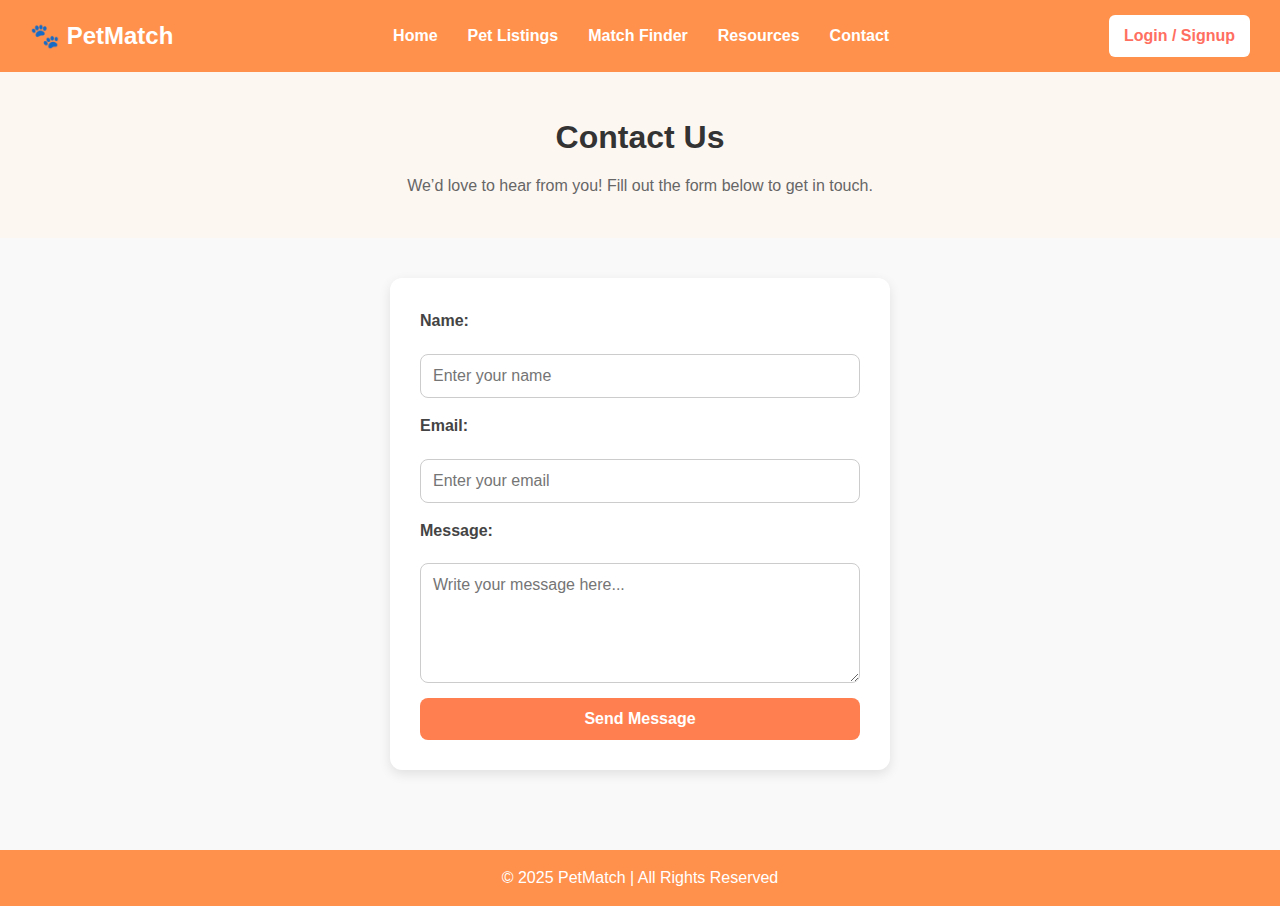
<file: contact.html>
<!DOCTYPE html>
<html lang="en">
<head>
  <meta charset="UTF-8">
  <meta name="viewport" content="width=device-width, initial-scale=1.0">
  <title>Contact Us - PetMatch</title>
  <link rel="stylesheet" href="style.css">
</head>
<body>
  <!-- Navigation -->
  <header>
    <nav>
      <h1 class="logo">🐾 PetMatch</h1>
      <ul>
        <li><a href="index.html">Home</a></li>
        <li><a href="pets.html">Pet Listings</a></li>
        <li><a href="match.html">Match Finder</a></li>
        <li><a href="resources.html">Resources</a></li>
        <li><a href="contact.html" class="active">Contact</a></li>
      </ul>
      <a href="login.html" class="login-btn">Login / Signup</a>
    </nav>
  </header>
  <!-- Page Title -->
  <section class="page-header">
    <h2>Contact Us</h2>
    <p>We’d love to hear from you! Fill out the form below to get in touch.</p>
  </section>
  <!-- Contact Form -->
  <section class="form-section">
    <form id="contactForm">
      <label for="name">Name:</label>
      <input type="text" id="name" placeholder="Enter your name" required>
      <label for="email">Email:</label>
      <input type="email" id="email" placeholder="Enter your email" required>
      <label for="message">Message:</label>
      <textarea id="message" placeholder="Write your message here..." required></textarea>
      <button type="submit" class="btn">Send Message</button>
    </form>
  </section>
  <!-- Footer -->
  <footer>
    <p>© 2025 PetMatch | All Rights Reserved</p>
  </footer>
  <script src="script.js"></script>
</body>
</html>
</file>
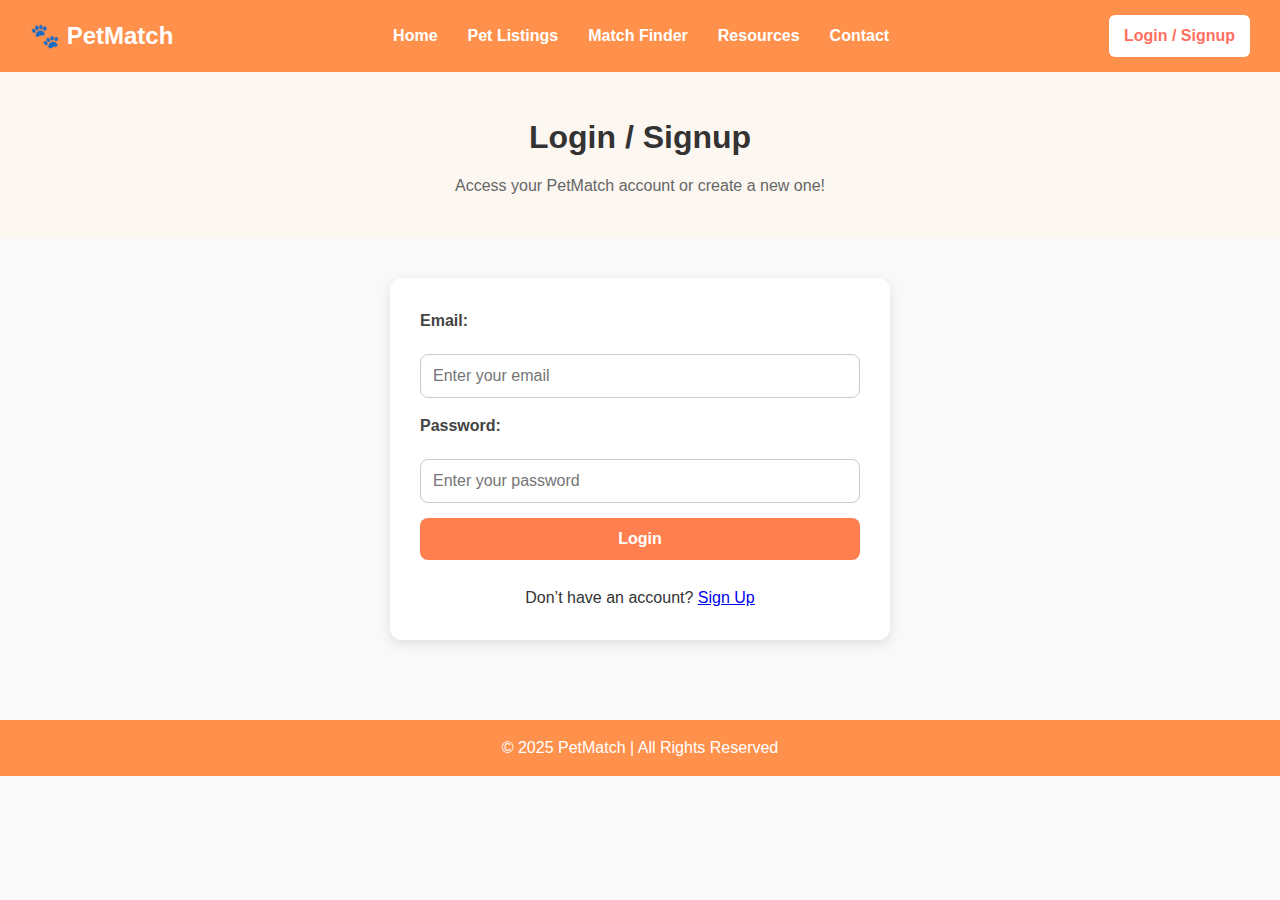
<file: login.html>
<!DOCTYPE html>
<html lang="en">
<head>
  <meta charset="UTF-8">
  <meta name="viewport" content="width=device-width, initial-scale=1.0">
  <title>Login / Signup - PetMatch</title>
  <link rel="stylesheet" href="style.css">
</head>
<body>
  <!-- Navigation -->
  <header>
    <nav>
      <h1 class="logo">🐾 PetMatch</h1>
      <ul>
        <li><a href="index.html">Home</a></li>
        <li><a href="pets.html">Pet Listings</a></li>
        <li><a href="match.html">Match Finder</a></li>
        <li><a href="resources.html">Resources</a></li>
        <li><a href="contact.html">Contact</a></li>
      </ul>
      <a href="login.html" class="login-btn">Login / Signup</a>
    </nav>
  </header>
  <!-- Page Title -->
  <section class="page-header">
    <h2>Login / Signup</h2>
    <p>Access your PetMatch account or create a new one!</p>
  </section>
  <!-- Login/Signup Form -->
  <section class="form-section">
    <form id="loginForm">
      <label for="email">Email:</label>
      <input type="email" id="email" placeholder="Enter your email" required>
      <label for="password">Password:</label>
      <input type="password" id="password" placeholder="Enter your password" required>
      <button type="submit" class="btn">Login</button>
      <p style="text-align:center; margin-top:10px;">Don’t have an account? <a href="#" id="signupLink">Sign Up</a></p>
    </form>
  </section>
  <!-- Footer -->
  <footer>
    <p>© 2025 PetMatch | All Rights Reserved</p>
  </footer>
  <script src="script.js"></script>
</body>
</html>
</file>
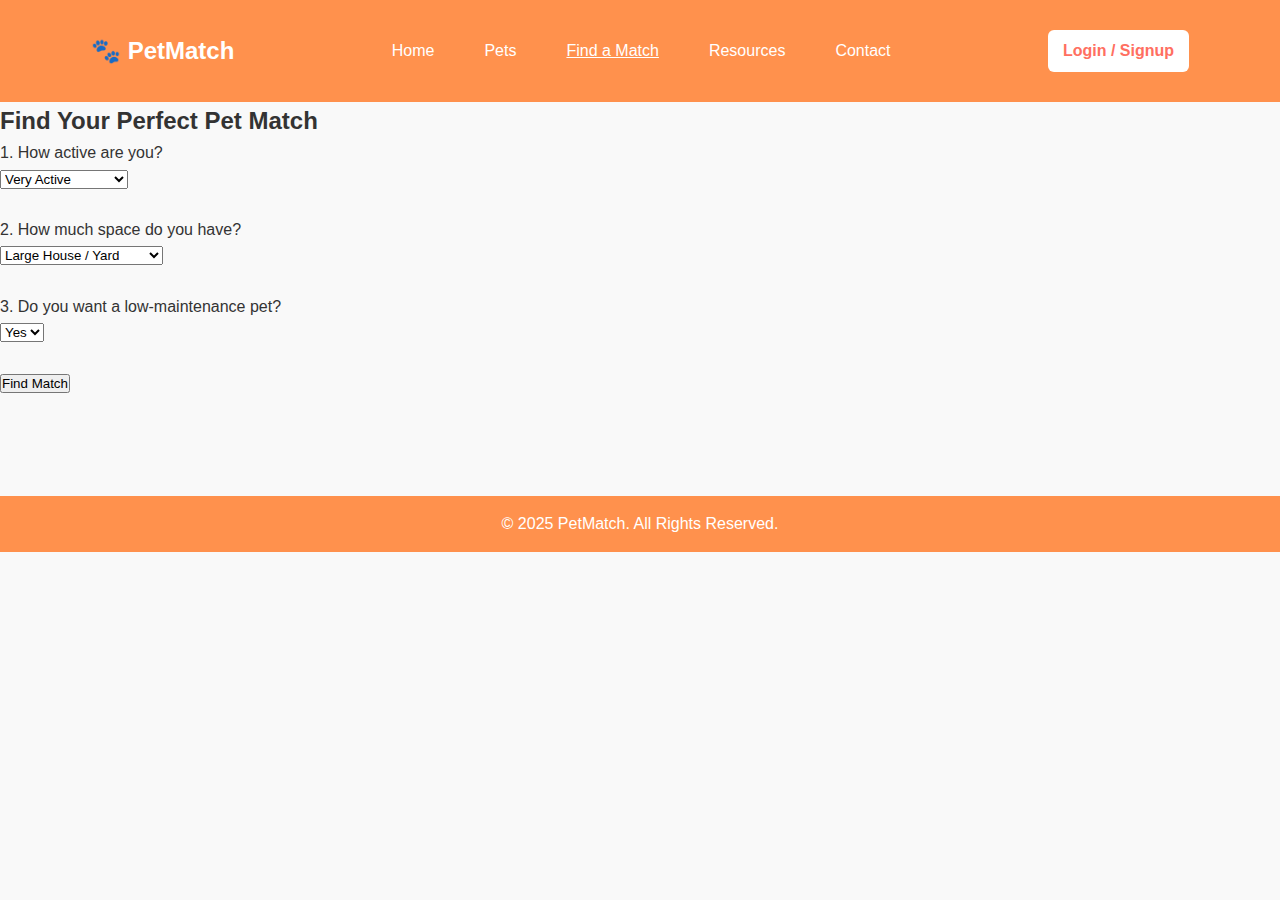
<file: match.html>
<!DOCTYPE html>
<html lang="en">
<head>
  <meta charset="UTF-8">
  <meta name="viewport" content="width=device-width, initial-scale=1.0">
  <title>Find a Match - PetMatch</title>
  <link rel="stylesheet" href="style.css">
  <script defer src="script.js"></script>
</head>
<body>
  <header>
    <nav class="navbar">
      <h1 class="logo">🐾 PetMatch</h1>
      <ul class="nav-links">
        <li><a href="index.html">Home</a></li>
        <li><a href="pets.html">Pets</a></li>
        <li><a href="match.html" class="active">Find a Match</a></li>
        <li><a href="resources.html">Resources</a></li>
        <li><a href="contact.html">Contact</a></li>
      </ul>
      <a href="login.html" class="login-btn">Login / Signup</a>
    </nav>
  </header>

  <main class="match-section">
    <h2>Find Your Perfect Pet Match</h2>
    <form id="matchForm">
      <label>1. How active are you?</label><br>
      <select name="activity" required>
        <option value="high">Very Active</option>
        <option value="medium">Moderately Active</option>
        <option value="low">Prefer Calm</option>
      </select><br><br>

      <label>2. How much space do you have?</label><br>
      <select name="space" required>
        <option value="large">Large House / Yard</option>
        <option value="medium">Apartment with Balcony</option>
        <option value="small">Small Apartment</option>
      </select><br><br>

      <label>3. Do you want a low-maintenance pet?</label><br>
      <select name="maintenance" required>
        <option value="yes">Yes</option>
        <option value="no">No</option>
      </select><br><br>

      <button type="submit">Find Match</button>
    </form>

    <div id="result" class="result-box"></div>
  </main>

  <footer>
    <p>© 2025 PetMatch. All Rights Reserved.</p>
  </footer>
</body>
</html>
</file>
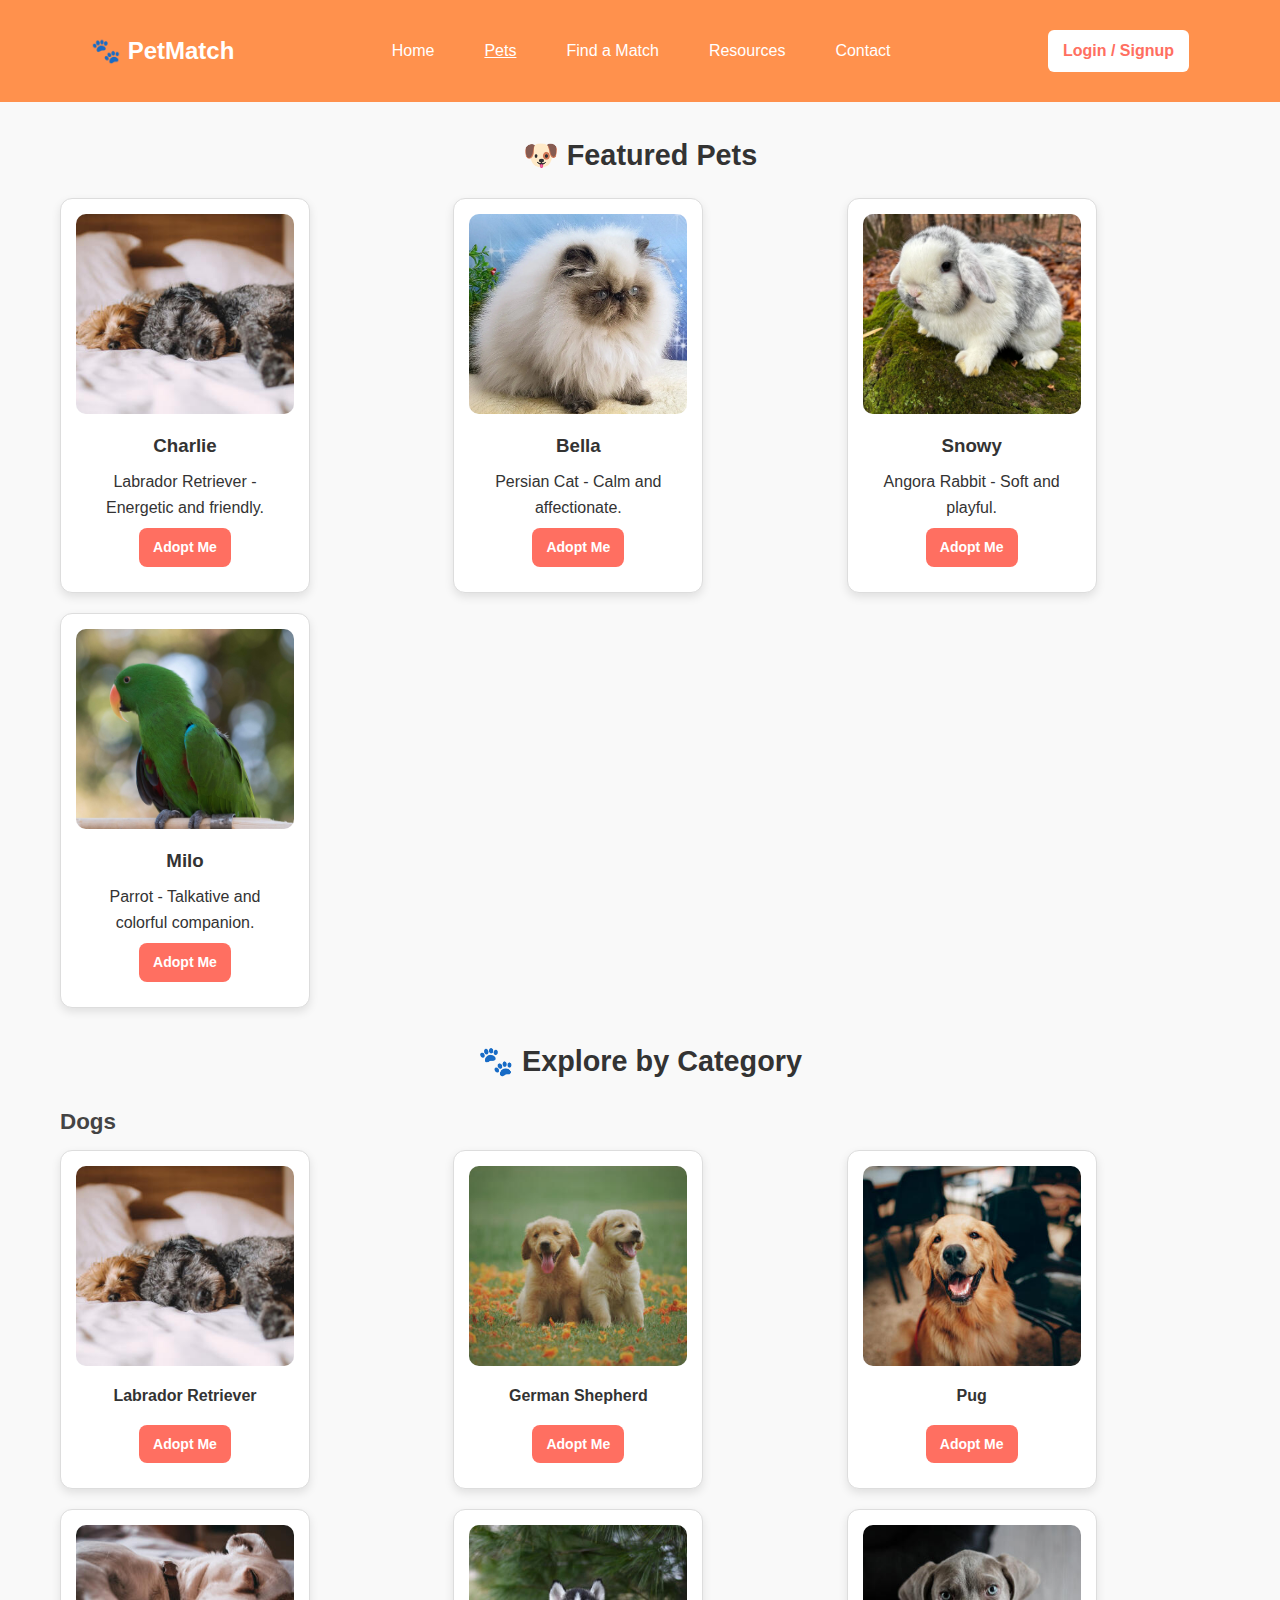
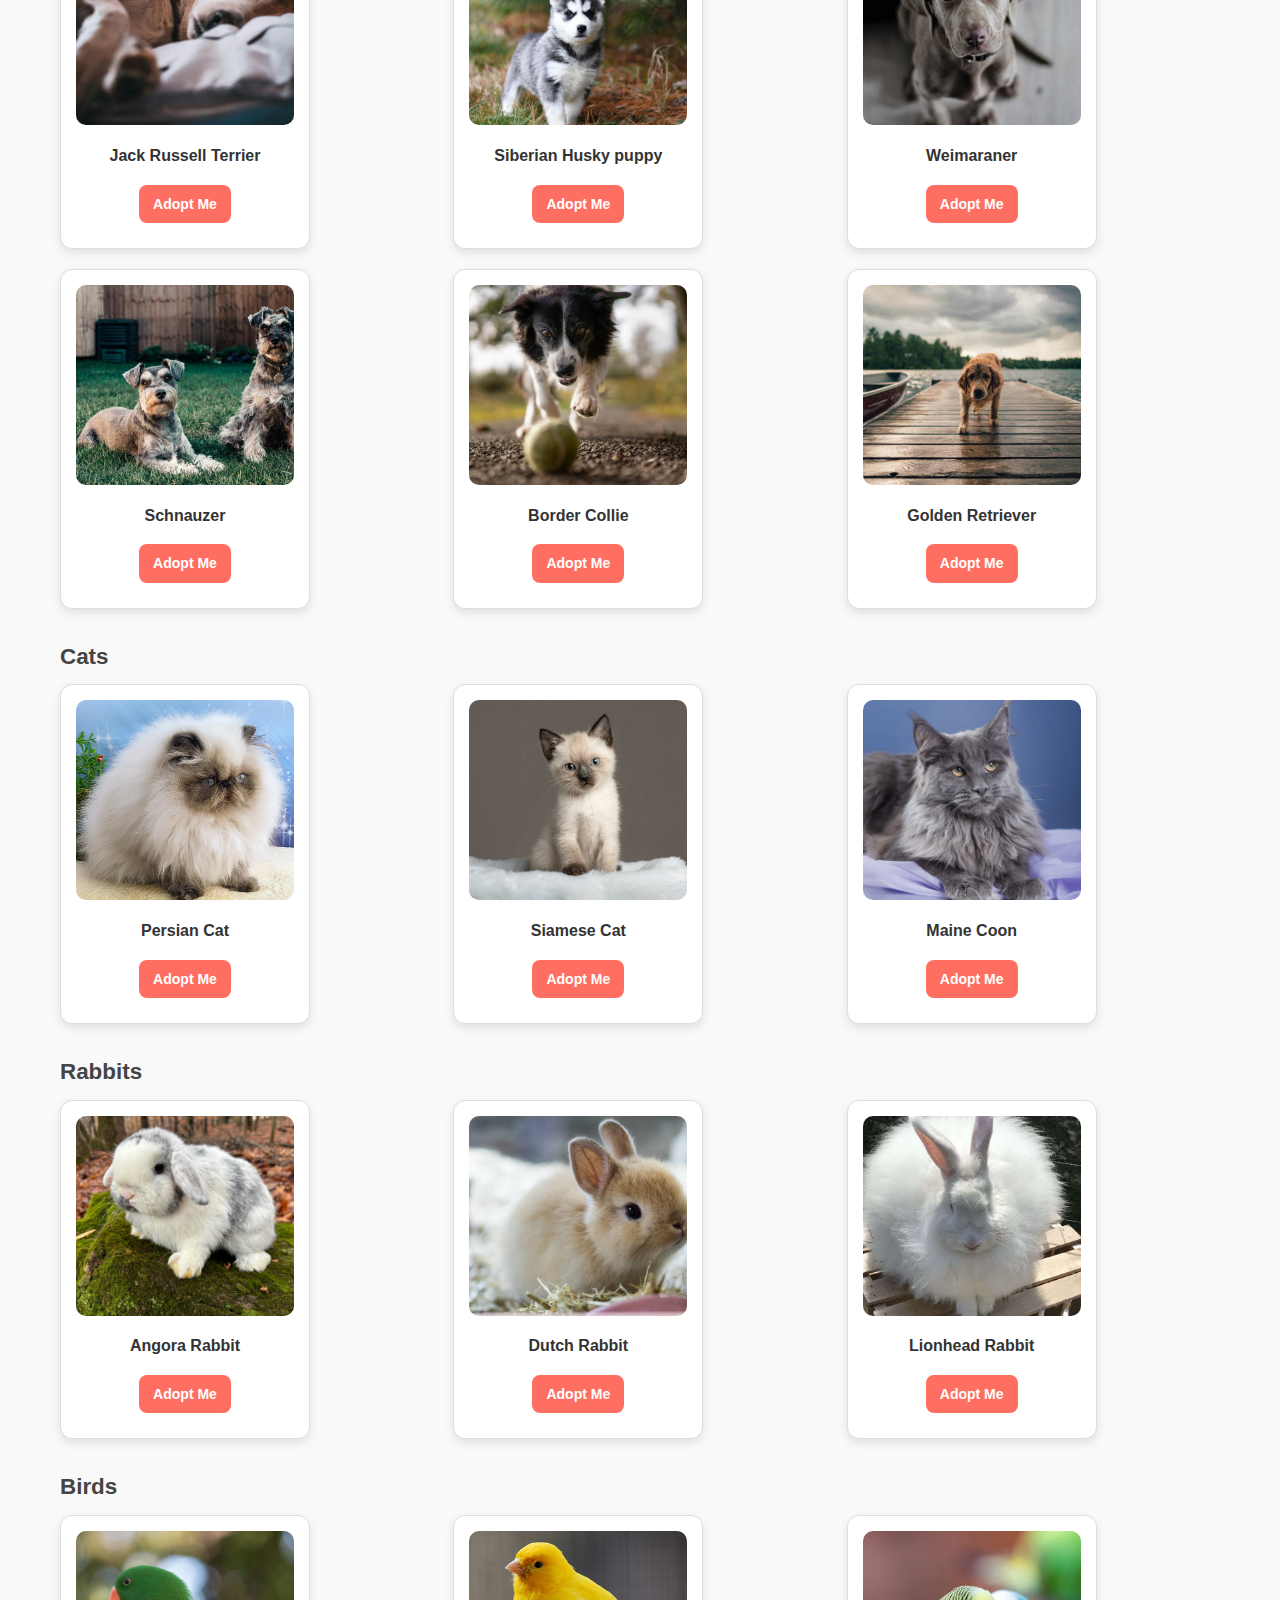
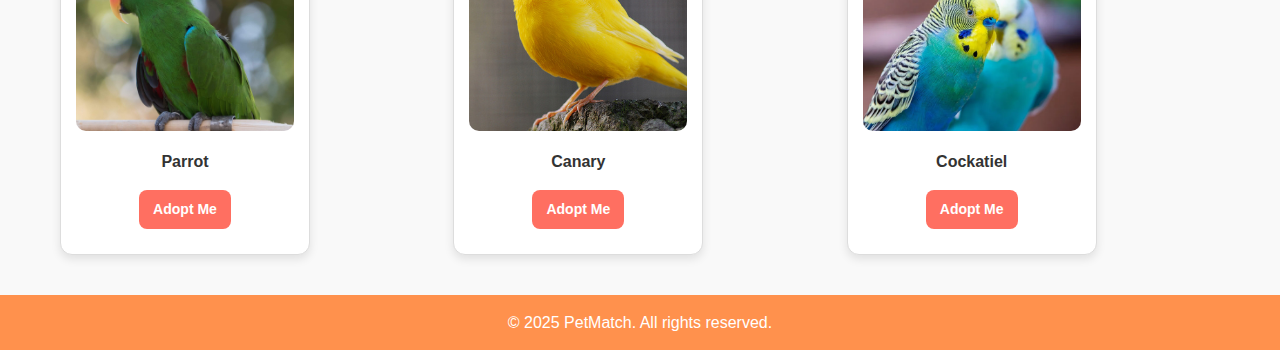
<file: pets.html>
<!DOCTYPE html>
<html lang="en">
<head>
  <meta charset="UTF-8">
  <meta name="viewport" content="width=device-width, initial-scale=1.0">
  <title>Pets - PetMatch</title>
  <link rel="stylesheet" href="style.css">
  <style>
    /* Extra styling for Adopt Me button */
    .adopt-btn {
      display: inline-block;
      margin-top: 8px;
      padding: 8px 14px;
      background: #ff6f61;
      color: white;
      border: none;
      border-radius: 8px;
      cursor: pointer;
      font-size: 14px;
      font-weight: bold;
      transition: 0.3s;
      text-decoration: none;
    }

    .adopt-btn:hover {
      background: #e85b50;
      transform: scale(1.05);
    }

    .card-info {
      text-align: center;
      padding: 10px;
    }
  </style>
</head>
<body>
  <!-- Navbar -->
  <header>
    <nav class="navbar">
      <h1 class="logo">🐾 PetMatch</h1>
      <ul class="nav-links">
        <li><a href="index.html">Home</a></li>
        <li><a href="pets.html" class="active">Pets</a></li>
        <li><a href="match.html">Find a Match</a></li>
        <li><a href="resources.html">Resources</a></li>
        <li><a href="contact.html">Contact</a></li>
      </ul>
      <a href="login.html" class="login-btn">Login / Signup</a>
    </nav>
  </header>

  <main class="container">
    <!-- Featured Pets -->
    <section>
      <h2 class="section-title">🐶 Featured Pets</h2>
      <div class="card-grid">
        <div class="card">
          <img src="dog1.jpg" alt="Charlie - Labrador">
          <div class="card-info">
            <h3>Charlie</h3>
            <p>Labrador Retriever - Energetic and friendly.</p>
            <a href="adopt.html" class="adopt-btn">Adopt Me</a>
          </div>
        </div>
        <div class="card">
          <img src="cat1.jpg" alt="Bella - Persian Cat">
          <div class="card-info">
            <h3>Bella</h3>
            <p>Persian Cat - Calm and affectionate.</p>
            <a href="adopt.html" class="adopt-btn">Adopt Me</a>
          </div>
        </div>
        <div class="card">
          <img src="rabbit1.jpg" alt="Snowy - Rabbit">
          <div class="card-info">
            <h3>Snowy</h3>
            <p>Angora Rabbit - Soft and playful.</p>
            <a href="adopt.html" class="adopt-btn">Adopt Me</a>
          </div>
        </div>
        <div class="card">
          <img src="bird1.jpg" alt="Milo - Parrot">
          <div class="card-info">
            <h3>Milo</h3>
            <p>Parrot - Talkative and colorful companion.</p>
            <a href="adopt.html" class="adopt-btn">Adopt Me</a>
          </div>
        </div>
      </div>
    </section>

    <!-- Categories -->
    <section>
      <h2 class="section-title">🐾 Explore by Category</h2>

      <!-- Dogs -->
      <h3 class="category-title">Dogs</h3>
      <div class="card-grid">
        <div class="card">
          <img src="dog1.jpg" alt="Labrador Retriever">
          <div class="card-info"><h4>Labrador Retriever</h4>
          <a href="adopt.html" class="adopt-btn">Adopt Me</a></div>
        </div>
        <div class="card">
          <img src="dog2.jpg" alt="German Shepherd">
          <div class="card-info"><h4>German Shepherd</h4>
          <a href="adopt.html" class="adopt-btn">Adopt Me</a></div>
        </div>
        <div class="card">
          <img src="dog3.jpg" alt="Pug">
          <div class="card-info"><h4>Pug</h4>
          <a href="adopt.html" class="adopt-btn">Adopt Me</a></div>
        </div>
        <div class="card">
          <img src="pet1.jpg" alt="Charlie">
          <div class="card-info"><h4>Jack Russell Terrier</h4>
          <a href="adopt.html" class="adopt-btn">Adopt Me</a></div>
        </div>
        <div class="card">
          <img src="pet2.jpg" alt="Bella">
          <div class="card-info"><h4>Siberian Husky puppy</h4>
          <a href="adopt.html" class="adopt-btn">Adopt Me</a></div>
        </div>
        <div class="card">
          <img src="pet3.jpg" alt="Rocky">
          <div class="card-info"><h4>Weimaraner</h4>
          <a href="adopt.html" class="adopt-btn">Adopt Me</a></div>
        </div>
        <div class="card">
          <img src="pet4.jpg" alt="Milo">
          <div class="card-info"><h4>Schnauzer</h4>
          <a href="adopt.html" class="adopt-btn">Adopt Me</a></div>
        </div>
        <div class="card">
          <img src="pet5.jpg" alt="Luna">
          <div class="card-info"><h4>Border Collie</h4>
          <a href="adopt.html" class="adopt-btn">Adopt Me</a></div>
        </div>
        <div class="card">
          <img src="pet6.jpg" alt="Coco">
          <div class="card-info"><h4>Golden Retriever</h4>
          <a href="adopt.html" class="adopt-btn">Adopt Me</a></div>
        </div>
      </div>

      <!-- Cats -->
      <h3 class="category-title">Cats</h3>
      <div class="card-grid">
        <div class="card">
          <img src="cat1.jpg" alt="Persian Cat">
          <div class="card-info"><h4>Persian Cat</h4>
          <a href="adopt.html" class="adopt-btn">Adopt Me</a></div>
        </div>
        <div class="card">
          <img src="cat2.jpg" alt="Siamese Cat">
          <div class="card-info"><h4>Siamese Cat</h4>
          <a href="adopt.html" class="adopt-btn">Adopt Me</a></div>
        </div>
        <div class="card">
          <img src="cat3.jpg" alt="Maine Coon">
          <div class="card-info"><h4>Maine Coon</h4>
          <a href="adopt.html" class="adopt-btn">Adopt Me</a></div>
        </div>
      </div>

      <!-- Rabbits -->
      <h3 class="category-title">Rabbits</h3>
      <div class="card-grid">
        <div class="card">
          <img src="rabbit1.jpg" alt="Angora Rabbit">
          <div class="card-info"><h4>Angora Rabbit</h4>
          <a href="adopt.html" class="adopt-btn">Adopt Me</a></div>
        </div>
        <div class="card">
          <img src="rabbit2.jpg" alt="Dutch Rabbit">
          <div class="card-info"><h4>Dutch Rabbit</h4>
          <a href="adopt.html" class="adopt-btn">Adopt Me</a></div>
        </div>
        <div class="card">
          <img src="rabbit3.jpg" alt="Lionhead Rabbit">
          <div class="card-info"><h4>Lionhead Rabbit</h4>
          <a href="adopt.html" class="adopt-btn">Adopt Me</a></div>
        </div>
      </div>

      <!-- Birds -->
      <h3 class="category-title">Birds</h3>
      <div class="card-grid">
        <div class="card">
          <img src="bird1.jpg" alt="Parrot">
          <div class="card-info"><h4>Parrot</h4>
          <a href="adopt.html" class="adopt-btn">Adopt Me</a></div>
        </div>
        <div class="card">
          <img src="bird2.jpg" alt="Canary">
          <div class="card-info"><h4>Canary</h4>
          <a href="adopt.html" class="adopt-btn">Adopt Me</a></div>
        </div>
        <div class="card">
          <img src="bird3.jpg" alt="Cockatiel">
          <div class="card-info"><h4>Cockatiel</h4>
          <a href="adopt.html" class="adopt-btn">Adopt Me</a></div>
        </div>
      </div>
    </section>
  </main>

  <!-- Footer -->
  <footer>
    <p>© 2025 PetMatch. All rights reserved.</p>
  </footer>
</body>
</html>
</file>
<file: style.css>
/* General Reset */
* {
  margin: 0;
  padding: 0;
  box-sizing: border-box;
  font-family: Arial, sans-serif;
}
body {
  background: #fdfdfd;
  color: #333;
  line-height: 1.6;
}
/* Navbar */
header {
  background: #ff914d;
  padding: 15px 30px;
}
nav {
  display: flex;
  justify-content: space-between;
  align-items: center;
}
nav .logo {
  font-size: 24px;
  font-weight: bold;
  color: white;
}
nav ul {
  display: flex;
  list-style: none;
}
nav ul li {
  margin: 0 15px;
}
nav ul li a {
  text-decoration: none;
  color: white;
  font-weight: bold;
}
.login-btn {
  background: white;
  color: #ff914d;
  border: none;
  padding: 8px 15px;
  border-radius: 5px;
  cursor: pointer;
}
/* Hero Section */
.hero {
  background: url("https://placedog.net/1000/400") no-repeat center center/cover;
  color: white;
  text-align: center;
  padding: 100px 20px;
}
.hero h2 {
  font-size: 36px;
  margin-bottom: 10px;
}
.hero p {
  font-size: 18px;
  margin-bottom: 20px;
}
.btn {
  background: #ff914d;
  color: white;
  padding: 10px 20px;
  border-radius: 8px;
  text-decoration: none;
}
/* Featured Pets */
.featured {
  padding: 40px 20px;
  text-align: center;
}
.featured h2 {
  margin-bottom: 20px;
}
.pet-cards {
  display: flex;
  justify-content: center;
  gap: 20px;
  flex-wrap: wrap;
}
.card {
  background: white;
  border: 1px solid #ddd;
  border-radius: 10px;
  width: 250px;
  padding: 15px;
  box-shadow: 2px 2px 10px rgba(0,0,0,0.1);
}
.card img {
  width: 100%;
  border-radius: 10px;
}
/* About */
.about {
  background: #f8f8f8;
  padding: 40px 20px;
  text-align: center;
}
.about h2 {
  margin-bottom: 15px;
}
/* Footer */
footer {
  background: #333;
  color: white;
  text-align: center;
  padding: 15px;
}
/* =======================
   Contact Page Styling
======================= */
/* Page header */
.page-header {
  text-align: center;
  padding: 40px 20px;
  background: #fdf7f2;
  color: #333;
}
.page-header h2 {
  font-size: 2rem;
  margin-bottom: 10px;
}
.page-header p {
  font-size: 1rem;
  color: #666;
}
/* Contact Form Section */
.form-section {
  display: flex;
  justify-content: center;
  padding: 40px 20px;
}
.form-section form {
  background: #fff;
  padding: 30px;
  border-radius: 12px;
  box-shadow: 0 4px 12px rgba(0,0,0,0.1);
  width: 100%;
  max-width: 500px;
  display: flex;
  flex-direction: column;
  gap: 15px;
}
/* Labels */
.form-section label {
  font-weight: bold;
  margin-bottom: 5px;
  color: #444;
}
/* Inputs & Textarea */
.form-section input,
.form-section textarea {
  padding: 12px;
  border: 1px solid #ccc;
  border-radius: 8px;
  font-size: 1rem;
  width: 100%;
  box-sizing: border-box;
  transition: border 0.2s;
}
.form-section input:focus,
.form-section textarea:focus {
  border-color: #ff7f50;
  outline: none;
}
/* Textarea size */
.form-section textarea {
  min-height: 120px;
  resize: vertical;
}
/* Submit Button */
.form-section .btn {
  background: #ff7f50;
  color: #fff;
  padding: 12px;
  font-size: 1rem;
  font-weight: bold;
  border: none;
  border-radius: 8px;
  cursor: pointer;
  transition: background 0.3s;
}
.form-section .btn:hover {
  background: #e66a3c;
}
/* Login/Signup button in navbar */
.login-btn {
  background: #ff7f50;
  color: #fff;
  padding: 10px 16px;
  border-radius: 8px;
  text-decoration: none;
  font-weight: bold;
  transition: background 0.3s;
}
.login-btn:hover {
  background: #e66a3c;
}
/* Resources page */
.resources {
  display: flex;
  justify-content: center;
  gap: 20px;
  padding: 30px;
  flex-wrap: wrap;
}
.resource-card {
  background: #ffb560;
  border-radius: 12px;
  box-shadow: 0 4px 12px rgba(0,0,0,0.1);
  width: 280px;
  text-align: center;
  padding: 20px;
}
.resource-card img {
  width: 100%;
  height: 160px;
  object-fit: cover;
  border-radius: 8px;
  margin-bottom: 15px;
}
.resource-card button {
  background: #ff7f50;
  color: #fff;
  border: none;
  padding: 10px 15px;
  border-radius: 8px;
  cursor: pointer;
  transition: background 0.3s;
}
.resource-card button:hover {
  background: #e66a3c;
}
/* Modal popup */
.modal {
  display: none;
  position: fixed;
  z-index: 100;
  left: 0; top: 0;
  width: 100%; height: 100%;
  background: rgba(0,0,0,0.6);
  justify-content: center;
  align-items: center;
}
.modal-content {
  background: #fff;
  padding: 30px;
  border-radius: 12px;
  width: 70%;
  max-width: 600px;
  text-align: left;
  box-shadow: 0 4px 12px rgba(0,0,0,0.2);
}
.close-btn {
  float: right;
  font-size: 22px;
  cursor: pointer;
}
/* Search & filter section */
.search-filter {
  display: flex;
  justify-content: center;
  gap: 15px;
  margin: 20px;
}
.search-filter input, .search-filter select {
  padding: 10px;
  border: 1px solid #ccc;
  border-radius: 8px;
  font-size: 16px;
}
/* Pets grid */
.pets-grid {
  display: flex;
  flex-wrap: wrap;
  gap: 20px;
  justify-content: center;
  padding: 20px;
}
.pet-card {
  background: #fff;
  border-radius: 12px;
  box-shadow: 0 4px 12px rgba(0,0,0,0.1);
  width: 260px;
  text-align: center;
  padding: 15px;
  transition: transform 0.3s;
}
.pet-card:hover {
  transform: scale(1.05);
}
.pet-card img {
  width: 100%;
  height: 180px;
  object-fit: cover;
  border-radius: 10px;
}
.pet-card h3 {
  margin: 10px 0 5px;
}
.pet-card p {
  font-size: 14px;
  color: #555;
}
.pet-card button {
  background: #ff7f50;
  color: #fff;
  border: none;
  padding: 8px 12px;
  border-radius: 8px;
  cursor: pointer;
  margin-top: 10px;
}
.pet-card button:hover {
  background: #e66a3c;
}
/* Quiz Section */
.quiz-section {
  max-width: 700px;
  margin: auto;
  background: #fff;
  padding: 25px;
  border-radius: 12px;
  box-shadow: 0 4px 12px rgba(0,0,0,0.1);
}
.question {
  margin-bottom: 20px;
}
.question label {
  font-weight: bold;
  display: block;
  margin-bottom: 8px;
}
.result-box {
  margin-top: 20px;
  padding: 20px;
  border-radius: 12px;
  background: #f9f9f9;
  text-align: center;
  font-size: 18px;
  font-weight: bold;
}
* {
  margin: 0;
  padding: 0;
  box-sizing: border-box;
}

body {
  font-family: "Segoe UI", sans-serif;
  background: #f9f9f9;
  color: #333;
  line-height: 1.6;
}

/* Navbar */
.navbar {
  display: flex;
  justify-content: space-between;
  align-items: center;
  padding: 15px 5%;
  background: #ff914d;
  color: white;
}

.navbar .logo {
  font-size: 1.5rem;
  font-weight: bold;
}

.navbar .nav-links {
  list-style: none;
  display: flex;
  gap: 20px;
}

.navbar .nav-links a {
  text-decoration: none;
  color: white;
  font-weight: 500;
}

.navbar .nav-links a.active,
.navbar .nav-links a:hover {
  text-decoration: underline;
}

.login-btn {
  background: white;
  color: #ff6f61;
  padding: 8px 15px;
  border-radius: 6px;
  text-decoration: none;
  font-weight: bold;
}

/* Container */
.container {
  max-width: 1200px;
  margin: 30px auto;
  padding: 0 20px;
}

.section-title {
  margin-bottom: 20px;
  font-size: 1.8rem;
  text-align: center;
}

.category-title {
  margin: 20px 0 10px;
  font-size: 1.4rem;
  color: #444;
}

/* Card Grid */
.card-grid {
  display: grid;
  grid-template-columns: repeat(auto-fill, minmax(280px, 1fr));
  gap: 20px;
  margin-bottom: 30px;
}

.card {
  background: white;
  border-radius: 12px;
  overflow: hidden;
  box-shadow: 0 4px 10px rgba(0,0,0,0.1);
  transition: transform 0.2s ease-in-out;
}

.card:hover {
  transform: translateY(-5px);
}

.card img {
  width: 100%;
  height: 200px;
  object-fit: cover;
}

.card-info {
  padding: 15px;
  text-align: center;
}

.card-info h3, 
.card-info h4 {
  margin-bottom: 8px;
  color: #333;
}

/* Footer */
footer {
  background: #ff914d;
  color: white;
  text-align: center;
  padding: 15px 0;
  margin-top: 40px;
}
</file>
